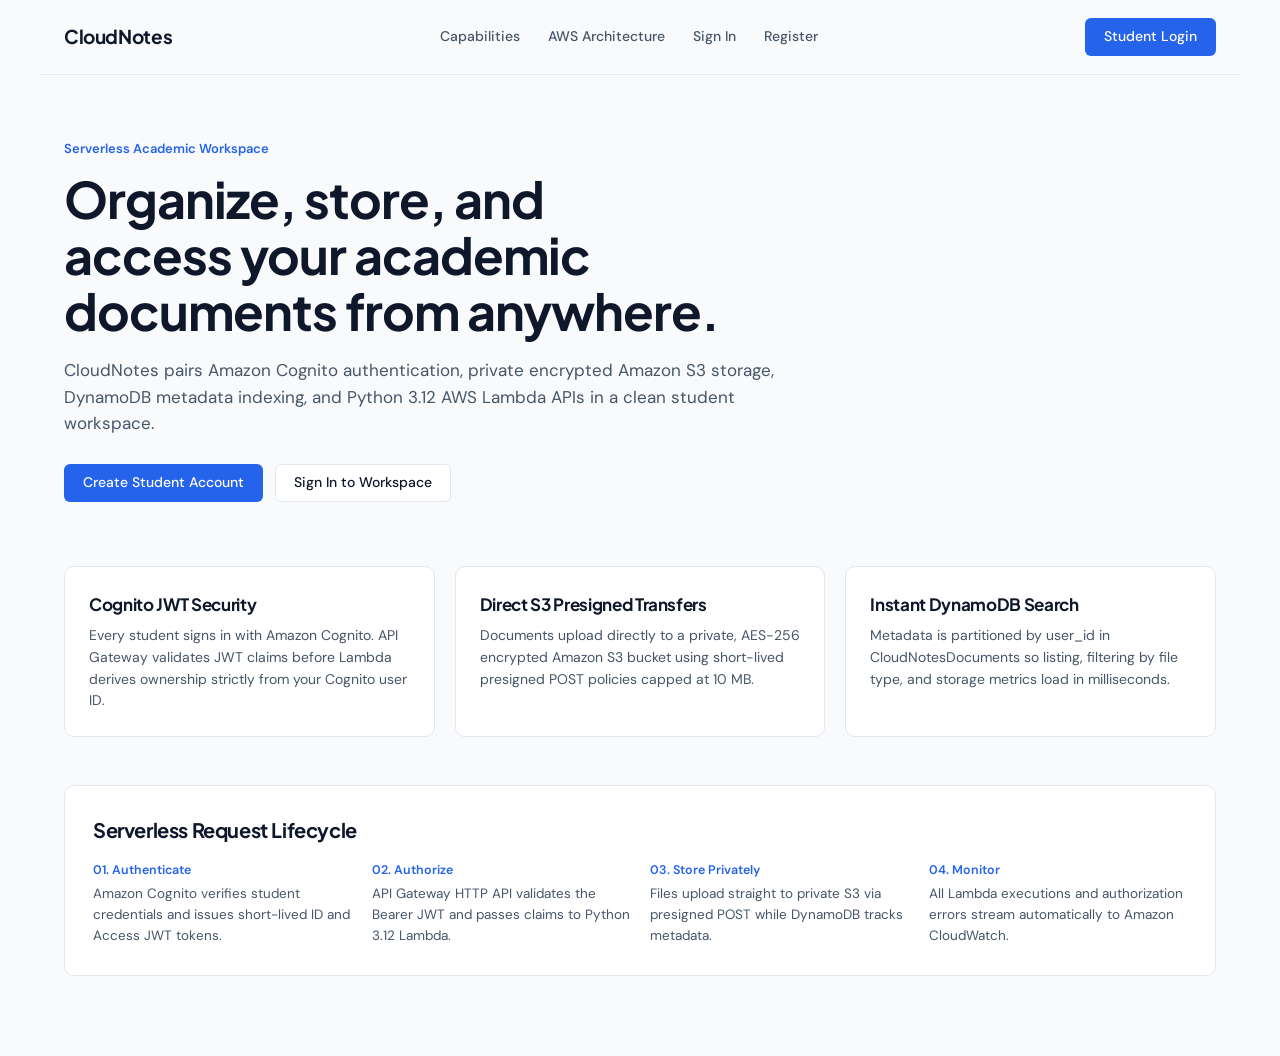
<file: index.html>
<!DOCTYPE html>
<html lang="en">
<head>
  <meta charset="UTF-8" />
  <meta name="viewport" content="width=device-width, initial-scale=1.0" />
  <title>CloudNotes — Serverless Student Document Management</title>
  <link rel="stylesheet" href="style.css" />
</head>
<body data-page="landing">
  <header class="site-header">
    <a href="index.html" class="brand-wordmark">CloudNotes</a>
    <nav class="header-nav">
      <a href="#features">Capabilities</a>
      <a href="#architecture">AWS Architecture</a>
      <a href="login.html">Sign In</a>
      <a href="register.html">Register</a>
    </nav>
    <a id="landing-primary-cta" href="login.html" class="btn btn-primary">Student Login</a>
  </header>

  <main style="max-width:1200px;margin:0 auto;padding:64px 24px 80px;">
    <section style="max-width:740px;">
      <p style="font-size:13px;font-weight:600;color:var(--accent);margin-bottom:12px;">
        Serverless Academic Workspace
      </p>
      <h1 style="font-size:clamp(2.25rem, 4vw, 3.35rem);line-height:1.12;text-wrap:balance;margin-bottom:18px;">
        Organize, store, and access your academic documents from anywhere.
      </h1>
      <p style="font-size:17px;color:var(--text-secondary);max-width:62ch;margin-bottom:28px;">
        CloudNotes pairs Amazon Cognito authentication, private encrypted Amazon S3 storage, DynamoDB metadata indexing, and Python 3.12 AWS Lambda APIs in a clean student workspace.
      </p>
      <div style="display:flex;flex-wrap:wrap;gap:12px;">
        <a href="register.html" class="btn btn-primary">Create Student Account</a>
        <a href="login.html" class="btn btn-secondary">Sign In to Workspace</a>
      </div>
    </section>

    <section id="features" style="margin-top:64px;display:grid;grid-template-columns:repeat(auto-fit,minmax(260px,1fr));gap:20px;">
      <div class="surface-card" style="padding:24px;">
        <h3 style="font-size:17px;margin-bottom:8px;">Cognito JWT Security</h3>
        <p style="font-size:14px;color:var(--text-secondary);">
          Every student signs in with Amazon Cognito. API Gateway validates JWT claims before Lambda derives ownership strictly from your Cognito user ID.
        </p>
      </div>
      <div class="surface-card" style="padding:24px;">
        <h3 style="font-size:17px;margin-bottom:8px;">Direct S3 Presigned Transfers</h3>
        <p style="font-size:14px;color:var(--text-secondary);">
          Documents upload directly to a private, AES-256 encrypted Amazon S3 bucket using short-lived presigned POST policies capped at 10 MB.
        </p>
      </div>
      <div class="surface-card" style="padding:24px;">
        <h3 style="font-size:17px;margin-bottom:8px;">Instant DynamoDB Search</h3>
        <p style="font-size:14px;color:var(--text-secondary);">
          Metadata is partitioned by user_id in CloudNotesDocuments so listing, filtering by file type, and storage metrics load in milliseconds.
        </p>
      </div>
    </section>

    <section id="architecture" class="surface-card" style="margin-top:48px;padding:28px;">
      <h2 style="font-size:20px;margin-bottom:16px;">Serverless Request Lifecycle</h2>
      <div style="display:grid;grid-template-columns:repeat(auto-fit,minmax(200px,1fr));gap:20px;">
        <div>
          <div style="font-size:12.5px;font-weight:600;color:var(--accent);margin-bottom:4px;">01. Authenticate</div>
          <p style="font-size:13.5px;color:var(--text-secondary);">Amazon Cognito verifies student credentials and issues short-lived ID and Access JWT tokens.</p>
        </div>
        <div>
          <div style="font-size:12.5px;font-weight:600;color:var(--accent);margin-bottom:4px;">02. Authorize</div>
          <p style="font-size:13.5px;color:var(--text-secondary);">API Gateway HTTP API validates the Bearer JWT and passes claims to Python 3.12 Lambda.</p>
        </div>
        <div>
          <div style="font-size:12.5px;font-weight:600;color:var(--accent);margin-bottom:4px;">03. Store Privately</div>
          <p style="font-size:13.5px;color:var(--text-secondary);">Files upload straight to private S3 via presigned POST while DynamoDB tracks metadata.</p>
        </div>
        <div>
          <div style="font-size:12.5px;font-weight:600;color:var(--accent);margin-bottom:4px;">04. Monitor</div>
          <p style="font-size:13.5px;color:var(--text-secondary);">All Lambda executions and authorization errors stream automatically to Amazon CloudWatch.</p>
        </div>
      </div>
    </section>
  </main>

  <script src="app.js"></script>
</body>
</html>
</file>
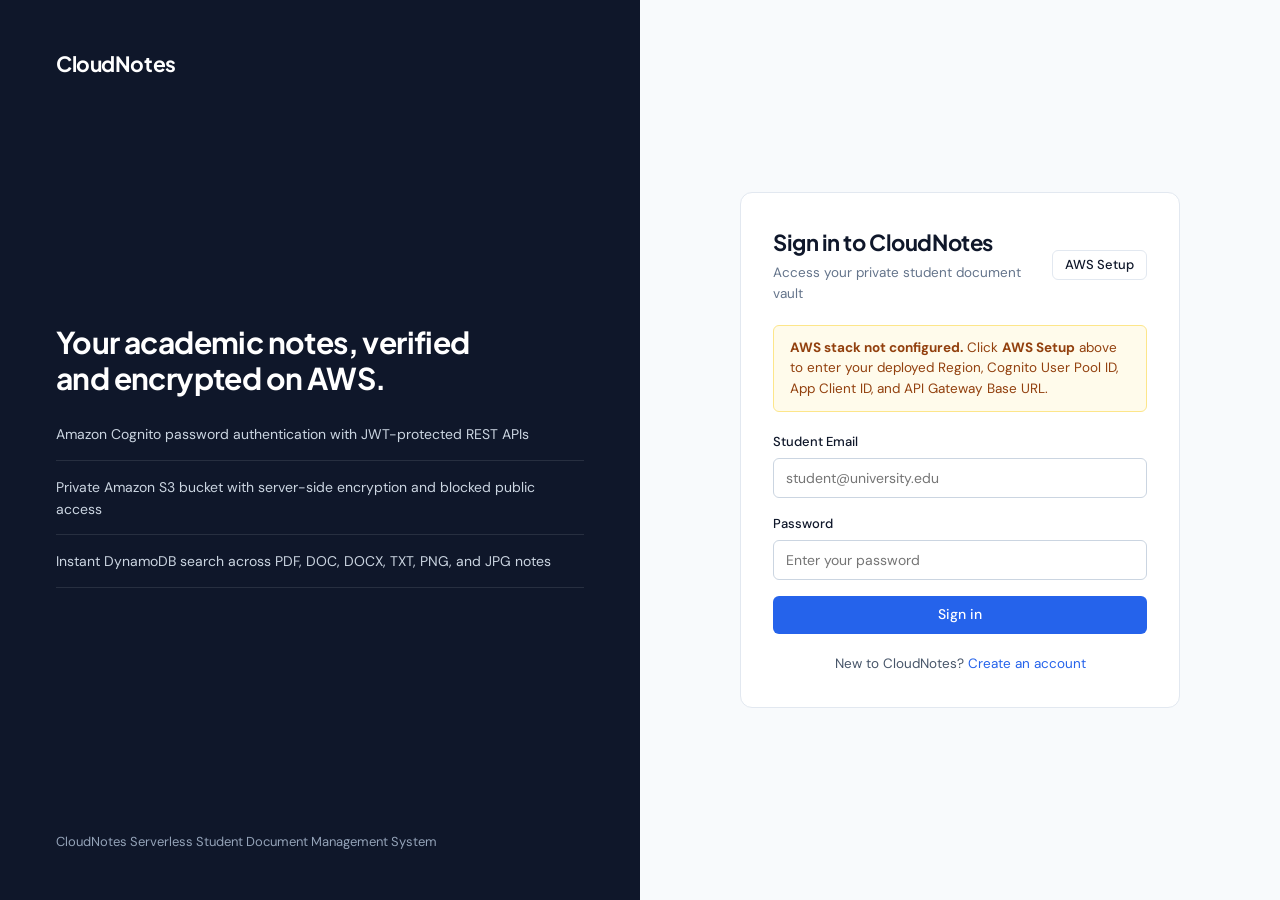
<file: dashboard.html>
<!DOCTYPE html>
<html lang="en">
<head>
  <meta charset="UTF-8" />
  <meta name="viewport" content="width=device-width, initial-scale=1.0" />
  <title>Dashboard — CloudNotes</title>
  <link rel="stylesheet" href="style.css" />
</head>
<body data-page="dashboard">
  <div class="app-shell">
    <!-- Sidebar Navigation -->
    <aside id="sidebar" class="sidebar">
      <div>
        <div style="padding:4px 10px;">
          <a href="index.html" class="brand-wordmark">CloudNotes</a>
        </div>
        <nav class="sidebar-nav">
          <button type="button" class="nav-item active" data-nav-view="overview">Dashboard</button>
          <button type="button" class="nav-item" data-nav-view="documents">My Documents</button>
          <button type="button" class="nav-item" data-nav-view="upload">Upload Documents</button>
          <button type="button" class="nav-item" data-nav-view="profile">Profile & Settings</button>
        </nav>
      </div>

      <div style="border-top:1px solid var(--border-hairline);padding-top:14px;display:flex;flex-direction:column;gap:10px;">
        <div style="padding:0 8px;">
          <div id="sidebar-user-name" style="font-size:13.5px;font-weight:600;white-space:nowrap;overflow:hidden;text-overflow:ellipsis;">Student</div>
          <div id="sidebar-user-email" style="font-size:12px;color:var(--text-muted);white-space:nowrap;overflow:hidden;text-overflow:ellipsis;">student@university.edu</div>
        </div>
        <button id="logout-btn" type="button" class="btn btn-secondary btn-sm" style="width:100%;">Sign out</button>
      </div>
    </aside>

    <!-- Main Workspace -->
    <div class="workspace-main">
      <header class="topbar">
        <div style="display:flex;align-items:center;gap:12px;">
          <button id="mobile-menu-btn" type="button" class="btn btn-secondary btn-sm mobile-menu-btn">Menu</button>
          <h1 id="topbar-title" style="font-size:18px;">Dashboard</h1>
        </div>
        <button id="topbar-upload-btn" type="button" class="btn btn-primary btn-sm">Upload Document</button>
      </header>

      <main class="workspace-content">
        <!-- 1. Dashboard Overview Panel -->
        <section data-view-panel="overview" style="display:flex;flex-direction:column;gap:24px;">
          <div class="kpi-grid">
            <div class="kpi-cell">
              <span class="kpi-label">Total Documents</span>
              <span id="kpi-total-docs" class="kpi-value">0</span>
              <span class="kpi-sub">Stored in Amazon DynamoDB</span>
            </div>
            <div class="kpi-cell">
              <span class="kpi-label">Storage Used</span>
              <span id="kpi-total-storage" class="kpi-value">0 B</span>
              <span class="kpi-sub">Private Amazon S3 bucket</span>
            </div>
            <div class="kpi-cell">
              <span class="kpi-label">PDF Files</span>
              <span id="kpi-pdf-count" class="kpi-value">0</span>
              <span class="kpi-sub">Academic papers &amp; notes</span>
            </div>
            <div class="kpi-cell">
              <span class="kpi-label">Docs, Text &amp; Images</span>
              <span id="kpi-other-count" class="kpi-value">0</span>
              <span class="kpi-sub">DOC, DOCX, TXT, PNG, JPG</span>
            </div>
          </div>

          <div style="display:grid;grid-template-columns:repeat(auto-fit,minmax(320px,1fr));gap:20px;">
            <div class="surface-card" style="padding:20px 22px;">
              <h2 style="font-size:16px;margin-bottom:10px;">Recent Uploads</h2>
              <div id="recent-uploads-list"></div>
            </div>
            <div class="surface-card" style="padding:20px 22px;">
              <h2 style="font-size:16px;margin-bottom:10px;">Document Category Overview</h2>
              <div id="category-breakdown"></div>
            </div>
          </div>
        </section>

        <!-- 2. My Documents Panel -->
        <section data-view-panel="documents" class="hidden" style="display:flex;flex-direction:column;gap:18px;">
          <div class="surface-card" style="padding:16px 20px;display:flex;flex-wrap:wrap;align-items:center;justify-content:space-between;gap:14px;">
            <input
              id="docs-search-input"
              type="search"
              class="form-input"
              style="max-width:340px;"
              placeholder="Search documents by filename..."
            />
            <div class="segmented-control">
              <button type="button" class="segmented-btn active" data-filter-type="ALL">All</button>
              <button type="button" class="segmented-btn" data-filter-type="PDF">PDF</button>
              <button type="button" class="segmented-btn" data-filter-type="DOC_GROUP">Word</button>
              <button type="button" class="segmented-btn" data-filter-type="TXT">TXT</button>
              <button type="button" class="segmented-btn" data-filter-type="IMAGE_GROUP">Images</button>
            </div>
          </div>

          <div id="documents-table-wrap" class="surface-card table-wrap">
            <table class="doc-table">
              <thead>
                <tr>
                  <th>File Name</th>
                  <th>Type</th>
                  <th class="text-right">Size</th>
                  <th>Uploaded</th>
                  <th class="text-right">Actions</th>
                </tr>
              </thead>
              <tbody id="documents-table-body"></tbody>
            </table>
          </div>

          <div id="documents-empty-state" class="surface-card hidden" style="padding:48px 24px;text-align:center;">
            <h3 style="font-size:17px;margin-bottom:6px;">No matching documents</h3>
            <p style="font-size:14px;color:var(--text-muted);margin-bottom:18px;">
              Upload your lecture PDFs, Word reports, or study notes to store them securely in S3.
            </p>
            <button type="button" class="btn btn-primary" onclick="document.querySelector('[data-nav-view=upload]').click()">
              Upload First Document
            </button>
          </div>
        </section>

        <!-- 3. Upload Documents Panel -->
        <section data-view-panel="upload" class="hidden" style="max-width:720px;">
          <div class="surface-card" style="padding:28px;display:flex;flex-direction:column;gap:20px;">
            <div>
              <h2 style="font-size:18px;">Upload Academic Document</h2>
              <p style="font-size:13.5px;color:var(--text-muted);margin-top:4px;">
                Supported formats: PDF, DOC, DOCX, TXT, PNG, JPG · Maximum file size: 10 MB
              </p>
            </div>

            <div id="upload-dropzone" class="dropzone">
              <p style="font-weight:600;margin-bottom:4px;">Drop your document here, or click to browse</p>
              <p style="font-size:13px;color:var(--text-muted);">Files transfer directly to private Amazon S3 via presigned POST</p>
              <input id="upload-file-input" type="file" class="hidden" accept=".pdf,.doc,.docx,.txt,.png,.jpg,.jpeg" />
            </div>

            <div id="selected-file-card" class="surface-card hidden" style="padding:16px;display:flex;align-items:center;justify-content:space-between;gap:12px;">
              <div>
                <div id="selected-file-name" style="font-weight:600;font-size:14px;"></div>
                <div id="selected-file-meta" class="tabular-nums" style="font-size:12.5px;color:var(--text-muted);"></div>
              </div>
              <button id="start-upload-btn" type="button" class="btn btn-primary btn-sm">Upload to S3</button>
            </div>

            <div id="upload-progress-wrap" class="hidden" style="display:flex;flex-direction:column;gap:8px;">
              <div id="upload-progress-label" style="font-size:13px;color:var(--text-secondary);">Preparing upload...</div>
              <div class="progress-track">
                <div id="upload-progress-fill" class="progress-fill" style="width:0%;"></div>
              </div>
            </div>
          </div>
        </section>

        <!-- 4. Profile & Settings Panel -->
        <section data-view-panel="profile" class="hidden" style="max-width:760px;display:flex;flex-direction:column;gap:20px;">
          <div class="surface-card" style="padding:24px;display:flex;flex-direction:column;gap:14px;">
            <div style="display:flex;justify-content:space-between;align-items:center;">
              <h2 style="font-size:17px;">Student Account (Cognito Claims)</h2>
              <button id="profile-logout-btn" type="button" class="btn btn-secondary btn-sm">Sign out</button>
            </div>
            <div style="display:grid;grid-template-columns:160px 1fr;gap:10px;font-size:14px;border-top:1px solid var(--border-hairline);padding-top:14px;">
              <span style="color:var(--text-muted);">Name</span>
              <span id="profile-name" style="font-weight:500;">—</span>
              <span style="color:var(--text-muted);">Email</span>
              <span id="profile-email" style="font-weight:500;">—</span>
              <span style="color:var(--text-muted);">Cognito User ID</span>
              <span id="profile-sub" class="mono" style="font-size:13px;">—</span>
            </div>
          </div>

          <div class="surface-card" style="padding:24px;display:flex;flex-direction:column;gap:14px;">
            <h2 style="font-size:17px;">AWS Stack Endpoints</h2>
            <p style="font-size:13px;color:var(--text-secondary);">
              Public resource identifiers from your AWS SAM deployment outputs.
            </p>
            <form id="settings-aws-form" style="display:grid;grid-template-columns:1fr 1fr;gap:14px;">
              <div class="form-group">
                <label for="settings-region" class="form-label">AWS Region</label>
                <input id="settings-region" class="form-input mono" required />
              </div>
              <div class="form-group">
                <label for="settings-pool-id" class="form-label">Cognito User Pool ID</label>
                <input id="settings-pool-id" class="form-input mono" required />
              </div>
              <div class="form-group">
                <label for="settings-client-id" class="form-label">Cognito App Client ID</label>
                <input id="settings-client-id" class="form-input mono" required />
              </div>
              <div class="form-group">
                <label for="settings-api-url" class="form-label">API Gateway Base URL</label>
                <input id="settings-api-url" class="form-input mono" required />
              </div>
              <div style="grid-column:1 / -1;">
                <button type="submit" class="btn btn-primary btn-sm">Update AWS Endpoints</button>
              </div>
            </form>
          </div>
        </section>
      </main>
    </div>
  </div>

  <!-- Delete Confirmation Modal -->
  <div id="delete-modal" class="modal-backdrop hidden">
    <div class="modal-panel">
      <h2 style="font-size:18px;">Delete Document?</h2>
      <p style="font-size:14px;color:var(--text-secondary);">
        This permanently removes <strong id="delete-target-name"></strong> from Amazon S3 and deletes its metadata record from DynamoDB.
      </p>
      <div style="display:flex;justify-content:flex-end;gap:10px;margin-top:8px;">
        <button id="cancel-delete-btn" type="button" class="btn btn-secondary">Cancel</button>
        <button id="confirm-delete-btn" type="button" class="btn btn-danger">Delete document</button>
      </div>
    </div>
  </div>

  <script src="app.js"></script>
</body>
</html>
</file>
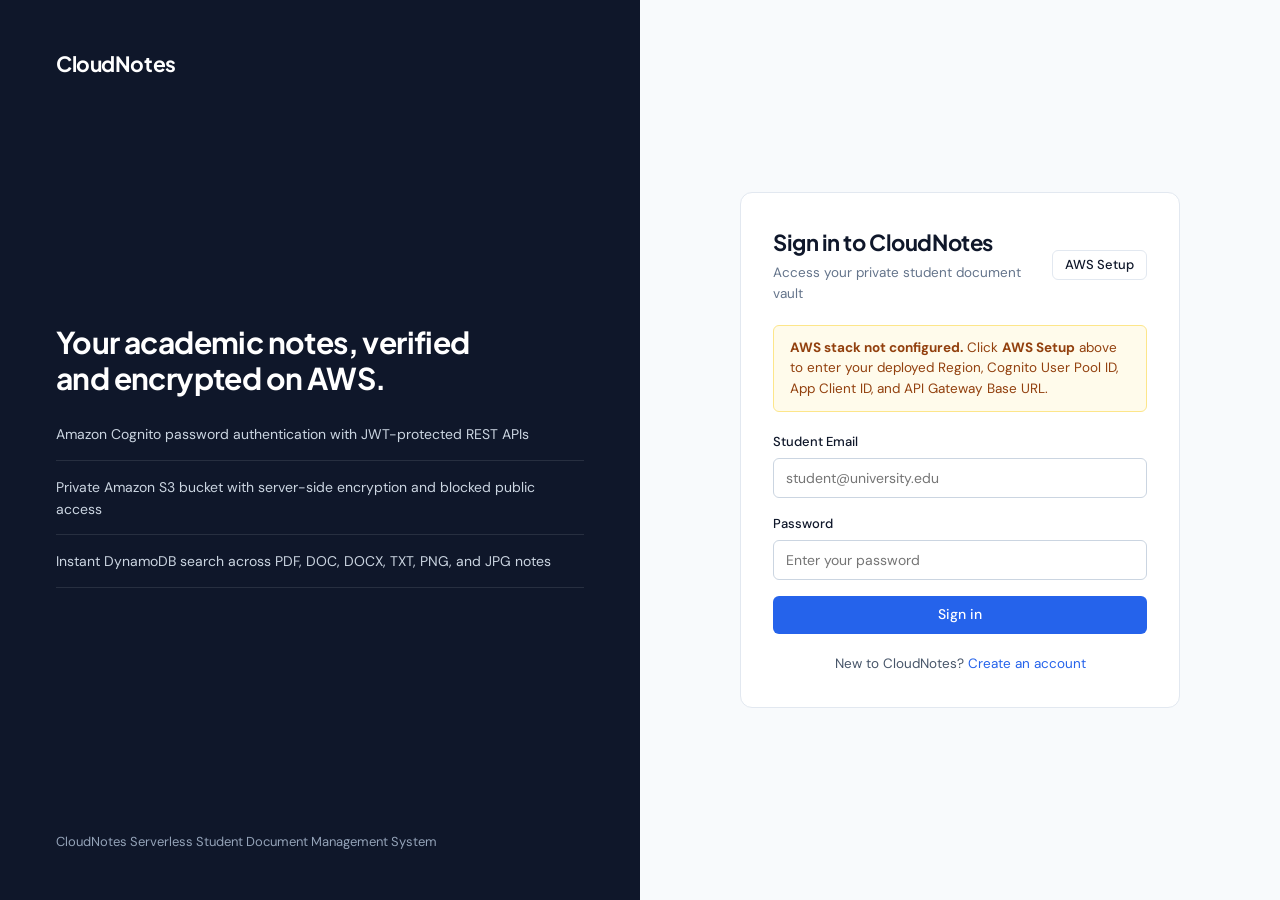
<file: login.html>
<!DOCTYPE html>
<html lang="en">
<head>
  <meta charset="UTF-8" />
  <meta name="viewport" content="width=device-width, initial-scale=1.0" />
  <title>Sign In — CloudNotes</title>
  <link rel="stylesheet" href="style.css" />
</head>
<body data-page="login">
  <div class="auth-shell">
    <aside class="auth-aside">
      <div>
        <a href="index.html" class="brand-wordmark" style="color:#ffffff;font-size:21px;">CloudNotes</a>
      </div>
      <div>
        <h2>Your academic notes, verified and encrypted on AWS.</h2>
        <ul class="auth-aside-list">
          <li>Amazon Cognito password authentication with JWT-protected REST APIs</li>
          <li>Private Amazon S3 bucket with server-side encryption and blocked public access</li>
          <li>Instant DynamoDB search across PDF, DOC, DOCX, TXT, PNG, and JPG notes</li>
        </ul>
      </div>
      <div style="font-size:13px;color:#94a3b8;">
        CloudNotes Serverless Student Document Management System
      </div>
    </aside>

    <main class="auth-main">
      <div class="auth-card">
        <div style="display:flex;justify-content:space-between;align-items:center;">
          <div>
            <h1 style="font-size:22px;">Sign in to CloudNotes</h1>
            <p style="font-size:13.5px;color:var(--text-muted);margin-top:4px;">Access your private student document vault</p>
          </div>
          <button id="open-aws-config" type="button" class="btn btn-secondary btn-sm">AWS Setup</button>
        </div>

        <div id="aws-setup-banner" class="alert alert-warning hidden">
          <div>
            <strong>AWS stack not configured.</strong> Click <strong>AWS Setup</strong> above to enter your deployed Region, Cognito User Pool ID, App Client ID, and API Gateway Base URL.
          </div>
        </div>

        <div id="login-error" class="alert alert-error hidden"></div>

        <form id="login-form" style="display:flex;flex-direction:column;gap:16px;">
          <div class="form-group">
            <label for="login-email" class="form-label">Student Email</label>
            <input id="login-email" type="email" class="form-input" placeholder="student@university.edu" required />
          </div>
          <div class="form-group">
            <label for="login-password" class="form-label">Password</label>
            <input id="login-password" type="password" class="form-input" placeholder="Enter your password" required />
          </div>
          <button id="login-submit" type="submit" class="btn btn-primary" style="width:100%;">Sign in</button>
        </form>

        <p style="font-size:13.5px;color:var(--text-secondary);text-align:center;">
          New to CloudNotes? <a href="register.html">Create an account</a>
        </p>
      </div>
    </main>
  </div>

  <!-- AWS Stack Configuration Modal -->
  <div id="aws-config-modal" class="modal-backdrop hidden">
    <div class="modal-panel">
      <div style="display:flex;justify-content:space-between;align-items:center;">
        <h2 style="font-size:18px;">AWS Deployment Configuration</h2>
        <button id="close-aws-config" type="button" class="btn btn-ghost btn-sm">Close</button>
      </div>
      <p style="font-size:13px;color:var(--text-secondary);">
        Enter the public outputs printed after running <span class="mono">sam deploy --guided</span>. No AWS secret keys are ever entered here.
      </p>
      <form id="aws-config-form" style="display:flex;flex-direction:column;gap:12px;">
        <div class="form-group">
          <label for="cfg-region" class="form-label">AWS Region</label>
          <input id="cfg-region" class="form-input mono" placeholder="ap-south-1" required />
        </div>
        <div class="form-group">
          <label for="cfg-pool-id" class="form-label">Cognito User Pool ID</label>
          <input id="cfg-pool-id" class="form-input mono" placeholder="ap-south-1_XXXXXXXXX" required />
        </div>
        <div class="form-group">
          <label for="cfg-client-id" class="form-label">Cognito App Client ID</label>
          <input id="cfg-client-id" class="form-input mono" placeholder="1abc2def3ghi4jkl..." required />
        </div>
        <div class="form-group">
          <label for="cfg-api-url" class="form-label">API Gateway Base URL</label>
          <input id="cfg-api-url" class="form-input mono" placeholder="https://xxxxxxxxxx.execute-api.ap-south-1.amazonaws.com" required />
        </div>
        <button type="submit" class="btn btn-primary">Save AWS Endpoints</button>
      </form>
    </div>
  </div>

  <script src="app.js"></script>
</body>
</html>
</file>
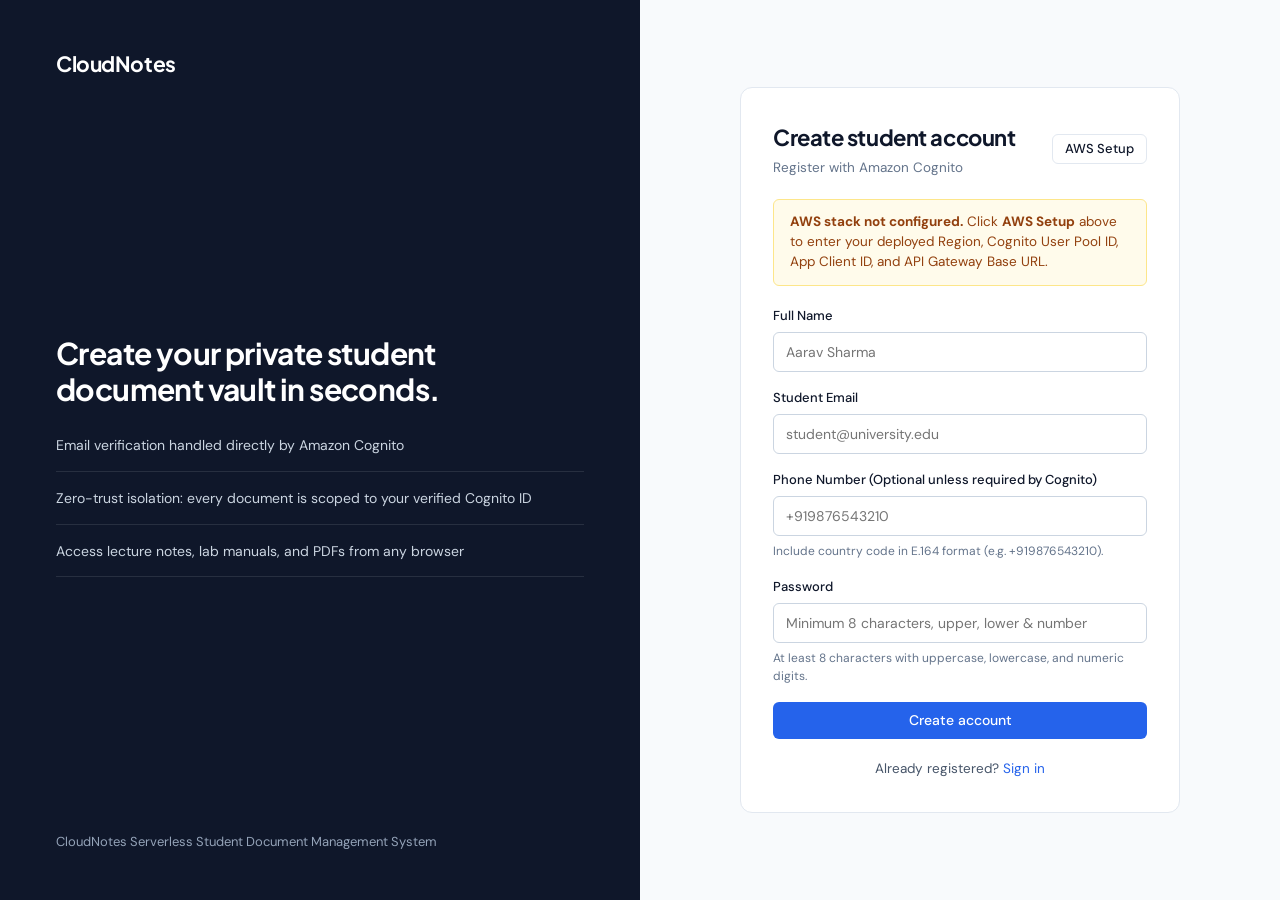
<file: register.html>
<!DOCTYPE html>
<html lang="en">
<head>
  <meta charset="UTF-8" />
  <meta name="viewport" content="width=device-width, initial-scale=1.0" />
  <title>Create Account — CloudNotes</title>
  <link rel="stylesheet" href="style.css" />
</head>
<body data-page="register">
  <div class="auth-shell">
    <aside class="auth-aside">
      <div>
        <a href="index.html" class="brand-wordmark" style="color:#ffffff;font-size:21px;">CloudNotes</a>
      </div>
      <div>
        <h2>Create your private student document vault in seconds.</h2>
        <ul class="auth-aside-list">
          <li>Email verification handled directly by Amazon Cognito</li>
          <li>Zero-trust isolation: every document is scoped to your verified Cognito ID</li>
          <li>Access lecture notes, lab manuals, and PDFs from any browser</li>
        </ul>
      </div>
      <div style="font-size:13px;color:#94a3b8;">
        CloudNotes Serverless Student Document Management System
      </div>
    </aside>

    <main class="auth-main">
      <div class="auth-card">
        <div style="display:flex;justify-content:space-between;align-items:center;">
          <div>
            <h1 style="font-size:22px;">Create student account</h1>
            <p style="font-size:13.5px;color:var(--text-muted);margin-top:4px;">Register with Amazon Cognito</p>
          </div>
          <button id="open-aws-config" type="button" class="btn btn-secondary btn-sm">AWS Setup</button>
        </div>

        <div id="aws-setup-banner" class="alert alert-warning hidden">
          <div>
            <strong>AWS stack not configured.</strong> Click <strong>AWS Setup</strong> above to enter your deployed Region, Cognito User Pool ID, App Client ID, and API Gateway Base URL.
          </div>
        </div>

        <div id="register-error" class="alert alert-error hidden"></div>
        <div id="register-success" class="alert alert-success hidden"></div>

        <form id="register-form" style="display:flex;flex-direction:column;gap:16px;">
          <div class="form-group">
            <label for="reg-name" class="form-label">Full Name</label>
            <input id="reg-name" type="text" class="form-input" placeholder="Aarav Sharma" required />
          </div>
          <div class="form-group">
            <label for="reg-email" class="form-label">Student Email</label>
            <input id="reg-email" type="email" class="form-input" placeholder="student@university.edu" required />
          </div>
          <div class="form-group">
            <label for="reg-phone" class="form-label">Phone Number (Optional unless required by Cognito)</label>
            <input id="reg-phone" type="tel" class="form-input mono" placeholder="+919876543210" />
            <span class="form-hint">Include country code in E.164 format (e.g. +919876543210).</span>
          </div>
          <div class="form-group">
            <label for="reg-password" class="form-label">Password</label>
            <input id="reg-password" type="password" class="form-input" placeholder="Minimum 8 characters, upper, lower & number" minlength="8" required />
            <span class="form-hint">At least 8 characters with uppercase, lowercase, and numeric digits.</span>
          </div>
          <button id="reg-submit" type="submit" class="btn btn-primary" style="width:100%;">Create account</button>
        </form>

        <form id="verify-form" class="hidden" style="display:flex;flex-direction:column;gap:16px;">
          <p style="font-size:13.5px;color:var(--text-secondary);">
            Enter the 6-digit verification code sent to <strong id="verify-email-label"></strong>.
          </p>
          <div class="form-group">
            <label for="verify-code" class="form-label">Verification Code</label>
            <input id="verify-code" type="text" class="form-input mono" placeholder="123456" maxlength="6" required />
          </div>
          <button id="verify-submit" type="submit" class="btn btn-primary" style="width:100%;">Verify email</button>
          <button id="resend-code-btn" type="button" class="btn btn-secondary" style="width:100%;">Resend code</button>
        </form>

        <p style="font-size:13.5px;color:var(--text-secondary);text-align:center;">
          Already registered? <a href="login.html">Sign in</a>
        </p>
      </div>
    </main>
  </div>

  <!-- AWS Stack Configuration Modal -->
  <div id="aws-config-modal" class="modal-backdrop hidden">
    <div class="modal-panel">
      <div style="display:flex;justify-content:space-between;align-items:center;">
        <h2 style="font-size:18px;">AWS Deployment Configuration</h2>
        <button id="close-aws-config" type="button" class="btn btn-ghost btn-sm">Close</button>
      </div>
      <p style="font-size:13px;color:var(--text-secondary);">
        Enter the public outputs printed after running <span class="mono">sam deploy --guided</span>.
      </p>
      <form id="aws-config-form" style="display:flex;flex-direction:column;gap:12px;">
        <div class="form-group">
          <label for="cfg-region" class="form-label">AWS Region</label>
          <input id="cfg-region" class="form-input mono" placeholder="ap-south-1" required />
        </div>
        <div class="form-group">
          <label for="cfg-pool-id" class="form-label">Cognito User Pool ID</label>
          <input id="cfg-pool-id" class="form-input mono" placeholder="ap-south-1_XXXXXXXXX" required />
        </div>
        <div class="form-group">
          <label for="cfg-client-id" class="form-label">Cognito App Client ID</label>
          <input id="cfg-client-id" class="form-input mono" placeholder="1abc2def3ghi4jkl..." required />
        </div>
        <div class="form-group">
          <label for="cfg-api-url" class="form-label">API Gateway Base URL</label>
          <input id="cfg-api-url" class="form-input mono" placeholder="https://xxxxxxxxxx.execute-api.ap-south-1.amazonaws.com" required />
        </div>
        <button type="submit" class="btn btn-primary">Save AWS Endpoints</button>
      </form>
    </div>
  </div>

  <script src="app.js"></script>
</body>
</html>
</file>
<file: style.css>
/* CloudNotes — Serverless Student Document Management System Stylesheet */
@import url('https://fonts.googleapis.com/css2?family=DM+Sans:ital,opsz,wght@0,9..40,400..700;1,9..40,400..700&family=JetBrains+Mono:wght@400;500;600&family=Plus+Jakarta+Sans:wght@500;600;700&display=swap');

:root {
  --bg-canvas: #f8fafc;
  --bg-surface: #ffffff;
  --bg-subtle: #f1f5f9;
  --text-primary: #0f172a;
  --text-secondary: #475569;
  --text-muted: #64748b;
  --border-hairline: #e2e8f0;
  --border-strong: #cbd5e1;
  --accent: #2563eb;
  --accent-hover: #1d4ed8;
  --accent-soft: #eff6ff;
  --success: #16a34a;
  --success-soft: #f0fdf4;
  --warning: #d97706;
  --warning-soft: #fffbeb;
  --danger: #dc2626;
  --danger-soft: #fef2f2;
  --radius-sm: 6px;
  --radius-md: 10px;
  --radius-lg: 12px;
  --font-display: 'Plus Jakarta Sans', system-ui, -apple-system, sans-serif;
  --font-sans: 'DM Sans', system-ui, -apple-system, sans-serif;
  --font-mono: 'JetBrains Mono', ui-monospace, SFMono-Regular, monospace;
}

*,
*::before,
*::after {
  box-sizing: border-box;
}

html,
body {
  margin: 0;
  padding: 0;
  background-color: var(--bg-canvas);
  color: var(--text-primary);
  font-family: var(--font-sans);
  font-size: 15px;
  line-height: 1.55;
  -webkit-font-smoothing: antialiased;
}

h1, h2, h3, h4 {
  font-family: var(--font-display);
  margin: 0;
  color: var(--text-primary);
  letter-spacing: -0.02em;
}

p {
  margin: 0;
}

a {
  color: var(--accent);
  text-decoration: none;
}

a:hover {
  text-decoration: underline;
}

.mono,
.tabular-nums {
  font-family: var(--font-mono);
  font-variant-numeric: tabular-nums;
}

/* Buttons */
.btn {
  display: inline-flex;
  align-items: center;
  justify-content: center;
  gap: 8px;
  padding: 9px 18px;
  font-family: var(--font-sans);
  font-size: 14px;
  font-weight: 500;
  line-height: 1.25;
  border-radius: var(--radius-sm);
  border: 1px solid transparent;
  cursor: pointer;
  white-space: nowrap;
  transition: background-color 150ms cubic-bezier(0.16, 1, 0.3, 1),
    border-color 150ms cubic-bezier(0.16, 1, 0.3, 1),
    color 150ms cubic-bezier(0.16, 1, 0.3, 1);
}

.btn:focus-visible {
  outline: 2px solid var(--accent);
  outline-offset: 2px;
}

.btn:disabled {
  opacity: 0.55;
  cursor: not-allowed;
}

.btn-primary {
  background-color: var(--accent);
  color: #ffffff;
}

.btn-primary:hover:not(:disabled) {
  background-color: var(--accent-hover);
  text-decoration: none;
}

.btn-secondary {
  background-color: var(--bg-surface);
  color: var(--text-primary);
  border-color: var(--border-hairline);
}

.btn-secondary:hover:not(:disabled) {
  background-color: var(--bg-subtle);
  border-color: var(--border-strong);
  text-decoration: none;
}

.btn-danger {
  background-color: var(--danger);
  color: #ffffff;
}

.btn-danger:hover:not(:disabled) {
  background-color: #b91c1c;
}

.btn-ghost {
  background: transparent;
  color: var(--text-secondary);
  padding: 7px 12px;
}

.btn-ghost:hover:not(:disabled) {
  background-color: var(--bg-subtle);
  color: var(--text-primary);
}

.btn-sm {
  padding: 6px 12px;
  font-size: 13px;
}

/* Form Controls */
.form-group {
  display: flex;
  flex-direction: column;
  gap: 6px;
}

.form-label {
  font-size: 13px;
  font-weight: 500;
  color: var(--text-primary);
}

.form-input {
  width: 100%;
  padding: 10px 12px;
  font-family: var(--font-sans);
  font-size: 14px;
  color: var(--text-primary);
  background-color: var(--bg-surface);
  border: 1px solid var(--border-strong);
  border-radius: var(--radius-sm);
  transition: border-color 150ms ease, box-shadow 150ms ease;
}

.form-input:focus {
  outline: none;
  border-color: var(--accent);
  box-shadow: 0 0 0 3px rgba(37, 99, 235, 0.12);
}

.form-hint {
  font-size: 12px;
  color: var(--text-muted);
}

/* Cards & Surfaces */
.surface-card {
  background-color: var(--bg-surface);
  border: 1px solid var(--border-hairline);
  border-radius: var(--radius-md);
}

/* Banners & Alerts */
.alert {
  display: flex;
  align-items: flex-start;
  gap: 12px;
  padding: 12px 16px;
  border-radius: var(--radius-sm);
  border: 1px solid var(--border-hairline);
  font-size: 13.5px;
  line-height: 1.5;
}

.alert-warning {
  background-color: var(--warning-soft);
  border-color: #fde68a;
  color: #92400e;
}

.alert-error {
  background-color: var(--danger-soft);
  border-color: #fecaca;
  color: #991b1b;
}

.alert-success {
  background-color: var(--success-soft);
  border-color: #bbf7d0;
  color: #166534;
}

.alert-info {
  background-color: var(--accent-soft);
  border-color: #bfdbfe;
  color: #1e40af;
}

/* Landing Top Navigation (3-zone contract) */
.site-header {
  display: flex;
  align-items: center;
  justify-content: space-between;
  gap: 32px;
  max-width: 1200px;
  margin: 0 auto;
  padding: 18px 24px;
  border-bottom: 1px solid var(--border-hairline);
}

.brand-wordmark {
  font-family: var(--font-display);
  font-size: 19px;
  font-weight: 700;
  color: var(--text-primary);
  letter-spacing: -0.02em;
  white-space: nowrap;
}

.brand-wordmark:hover {
  text-decoration: none;
}

.header-nav {
  display: flex;
  align-items: center;
  gap: 28px;
}

.header-nav a {
  font-size: 14px;
  font-weight: 500;
  color: var(--text-secondary);
  white-space: nowrap;
}

.header-nav a:hover {
  color: var(--text-primary);
}

/* Auth Layout */
.auth-shell {
  min-height: 100vh;
  display: grid;
  grid-template-columns: 1fr 1fr;
}

.auth-aside {
  background-color: #0f172a;
  color: #f8fafc;
  padding: 48px 56px;
  display: flex;
  flex-direction: column;
  justify-content: space-between;
}

.auth-aside h2 {
  color: #ffffff;
  font-size: 30px;
  line-height: 1.2;
  max-width: 440px;
}

.auth-aside-list {
  list-style: none;
  padding: 0;
  margin: 28px 0 0;
  display: flex;
  flex-direction: column;
  gap: 16px;
}

.auth-aside-list li {
  font-size: 14px;
  color: #cbd5e1;
  padding-bottom: 14px;
  border-bottom: 1px solid rgba(255, 255, 255, 0.1);
}

.auth-main {
  display: flex;
  flex-direction: column;
  justify-content: center;
  align-items: center;
  padding: 40px 24px;
  background-color: var(--bg-canvas);
}

.auth-card {
  width: 100%;
  max-width: 440px;
  background-color: var(--bg-surface);
  border: 1px solid var(--border-hairline);
  border-radius: var(--radius-lg);
  padding: 32px;
  display: flex;
  flex-direction: column;
  gap: 20px;
}

/* Dashboard App Shell */
.app-shell {
  min-height: 100vh;
  display: grid;
  grid-template-columns: 260px 1fr;
}

.sidebar {
  background-color: var(--bg-surface);
  border-right: 1px solid var(--border-hairline);
  display: flex;
  flex-direction: column;
  justify-content: space-between;
  padding: 20px 16px;
  position: sticky;
  top: 0;
  height: 100vh;
}

.sidebar-nav {
  display: flex;
  flex-direction: column;
  gap: 4px;
  margin-top: 24px;
}

.nav-item {
  display: flex;
  align-items: center;
  gap: 10px;
  width: 100%;
  padding: 10px 12px;
  border-radius: var(--radius-sm);
  border: none;
  background: transparent;
  font-family: var(--font-sans);
  font-size: 14px;
  font-weight: 500;
  color: var(--text-secondary);
  cursor: pointer;
  text-align: left;
  transition: background-color 140ms ease, color 140ms ease;
}

.nav-item:hover {
  background-color: var(--bg-subtle);
  color: var(--text-primary);
}

.nav-item.active {
  background-color: var(--accent-soft);
  color: var(--accent);
  font-weight: 600;
}

.workspace-main {
  display: flex;
  flex-direction: column;
  min-width: 0;
}

.topbar {
  background-color: var(--bg-surface);
  border-bottom: 1px solid var(--border-hairline);
  padding: 14px 28px;
  display: flex;
  align-items: center;
  justify-content: space-between;
  gap: 24px;
  position: sticky;
  top: 0;
  z-index: 20;
}

.workspace-content {
  padding: 28px;
  max-width: 1200px;
  width: 100%;
  margin: 0 auto;
  display: flex;
  flex-direction: column;
  gap: 24px;
}

/* KPI Grid */
.kpi-grid {
  display: grid;
  grid-template-columns: repeat(4, minmax(0, 1fr));
  gap: 16px;
}

.kpi-cell {
  background-color: var(--bg-surface);
  border: 1px solid var(--border-hairline);
  border-radius: var(--radius-md);
  padding: 18px 20px;
  display: flex;
  flex-direction: column;
  gap: 6px;
}

.kpi-label {
  font-size: 12.5px;
  font-weight: 500;
  color: var(--text-muted);
}

.kpi-value {
  font-family: var(--font-display);
  font-size: 26px;
  font-weight: 700;
  color: var(--text-primary);
  font-variant-numeric: tabular-nums;
}

.kpi-sub {
  font-size: 12px;
  color: var(--text-muted);
}

/* Segmented Filter Controls */
.segmented-control {
  display: inline-flex;
  align-items: center;
  gap: 2px;
  padding: 3px;
  background-color: var(--bg-subtle);
  border-radius: var(--radius-sm);
}

.segmented-btn {
  padding: 6px 12px;
  font-size: 13px;
  font-weight: 500;
  color: var(--text-secondary);
  background: transparent;
  border: none;
  border-radius: 4px;
  cursor: pointer;
  white-space: nowrap;
}

.segmented-btn.active {
  background-color: var(--bg-surface);
  color: var(--text-primary);
  box-shadow: 0 1px 2px rgba(15, 23, 42, 0.06);
}

/* Data Table */
.table-wrap {
  width: 100%;
  overflow-x: auto;
}

.doc-table {
  width: 100%;
  border-collapse: collapse;
  text-align: left;
}

.doc-table th {
  padding: 11px 16px;
  font-size: 12px;
  font-weight: 600;
  color: var(--text-muted);
  border-bottom: 1px solid var(--border-hairline);
  background-color: #f8fafc;
  white-space: nowrap;
}

.doc-table td {
  padding: 13px 16px;
  font-size: 14px;
  color: var(--text-primary);
  border-bottom: 1px solid var(--border-hairline);
  vertical-align: middle;
}

.doc-table tr:last-child td {
  border-bottom: none;
}

.doc-table tbody tr:hover {
  background-color: #f8fafc;
}

.text-right {
  text-align: right;
}

/* Upload Dropzone */
.dropzone {
  border: 2px dashed var(--border-strong);
  border-radius: var(--radius-md);
  background-color: var(--bg-surface);
  padding: 40px 24px;
  text-align: center;
  cursor: pointer;
  transition: border-color 150ms ease, background-color 150ms ease;
}

.dropzone.drag-over {
  border-color: var(--accent);
  background-color: var(--accent-soft);
}

.progress-track {
  width: 100%;
  height: 8px;
  background-color: var(--bg-subtle);
  border-radius: 4px;
  overflow: hidden;
}

.progress-fill {
  height: 100%;
  background-color: var(--accent);
  transition: width 120ms linear;
}

/* Modals & Toasts */
.modal-backdrop {
  position: fixed;
  inset: 0;
  background-color: rgba(15, 23, 42, 0.45);
  display: flex;
  align-items: center;
  justify-content: center;
  padding: 20px;
  z-index: 50;
}

.modal-panel {
  width: 100%;
  max-width: 480px;
  background-color: var(--bg-surface);
  border: 1px solid var(--border-hairline);
  border-radius: var(--radius-lg);
  padding: 24px;
  display: flex;
  flex-direction: column;
  gap: 16px;
}

.toast-stack {
  position: fixed;
  bottom: 24px;
  right: 24px;
  display: flex;
  flex-direction: column;
  gap: 10px;
  z-index: 60;
  max-width: 380px;
}

.toast {
  background-color: #0f172a;
  color: #ffffff;
  padding: 12px 16px;
  border-radius: var(--radius-sm);
  font-size: 13.5px;
  box-shadow: 0 8px 24px rgba(15, 23, 42, 0.18);
}

.toast.error {
  background-color: var(--danger);
}

.toast.success {
  background-color: #15803d;
}

.hidden {
  display: none !important;
}

.mobile-menu-btn {
  display: none;
}

/* Responsive Breakpoints */
@media (max-width: 1024px) {
  .kpi-grid {
    grid-template-columns: repeat(2, minmax(0, 1fr));
  }
  .auth-shell {
    grid-template-columns: 1fr;
  }
  .auth-aside {
    display: none;
  }
}

@media (max-width: 768px) {
  .app-shell {
    grid-template-columns: 1fr;
  }
  .sidebar {
    position: fixed;
    left: 0;
    top: 0;
    bottom: 0;
    width: 260px;
    z-index: 40;
    transform: translateX(-100%);
    transition: transform 200ms cubic-bezier(0.16, 1, 0.3, 1);
  }
  .sidebar.open {
    transform: translateX(0);
  }
  .mobile-menu-btn {
    display: inline-flex;
  }
  .workspace-content {
    padding: 18px;
  }
  .kpi-grid {
    grid-template-columns: 1fr;
  }
  .header-nav {
    display: none;
  }
}
</file>
